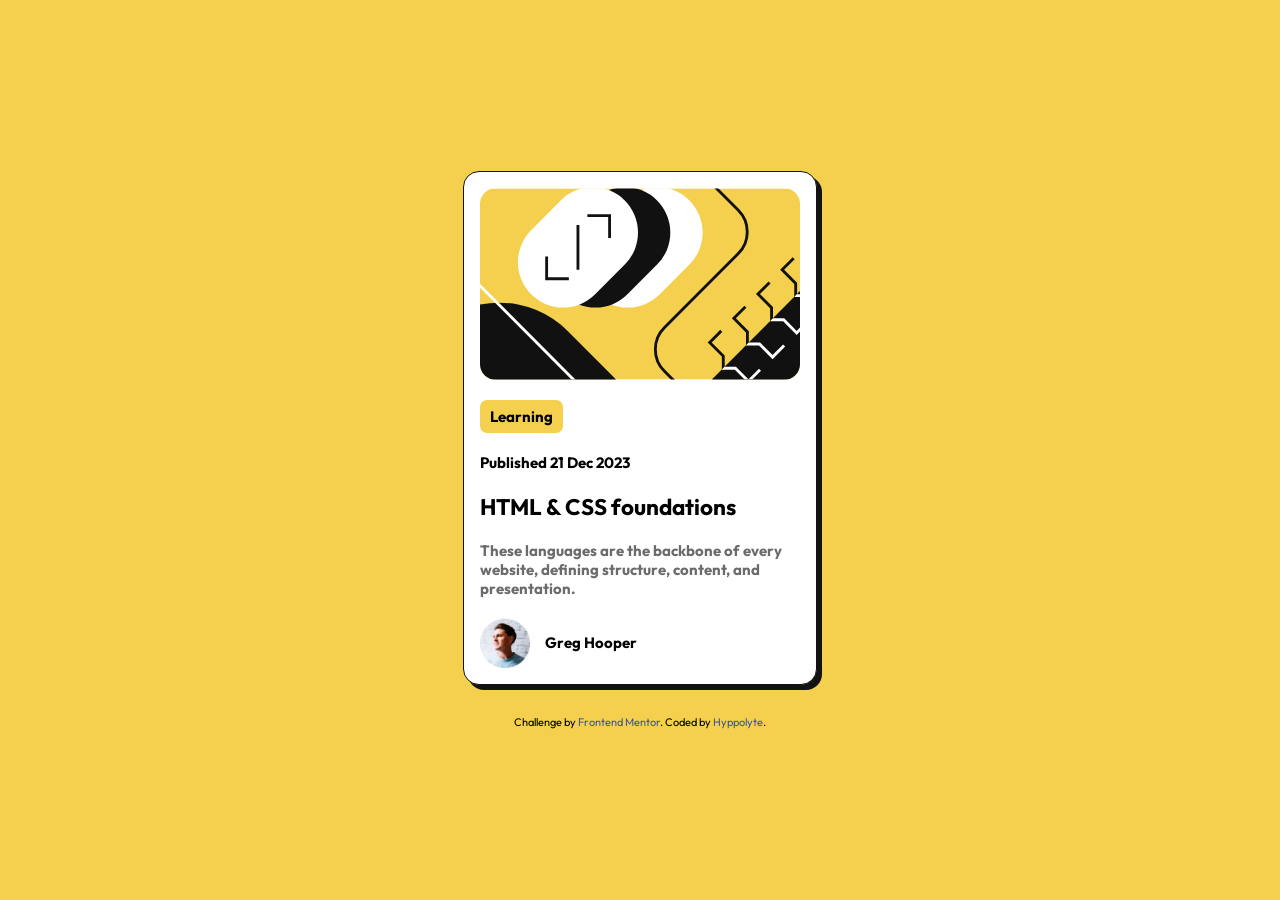
<file: blog-preview-card-main/index.html>
<!DOCTYPE html>
<html lang="en">
<head>
  <meta charset="UTF-8">
  <meta name="viewport" content="width=device-width, initial-scale=1.0"> <!-- displays site properly based on user's device -->

  <link rel="icon" type="image/png" sizes="32x32" href="./assets/images/favicon-32x32.png">
  <link rel="preconnect" href="https://fonts.googleapis.com">
  <link rel="preconnect" href="https://fonts.gstatic.com" crossorigin>
  <link href="https://fonts.googleapis.com/css2?family=Figtree:ital,wght@0,300..900;1,300..900&family=Outfit:wght@100..900&display=swap" rel="stylesheet">
  <link rel="stylesheet" href="style.css">
  
  <title>Frontend Mentor | Blog preview card</title>

  <!-- Feel free to remove these styles or customise in your own stylesheet 👍 -->
  
</head>
<body>
<main>
  <img src="./assets/images/illustration-article.svg" alt="image" class="asder">
  <span>Learning </span>

  <p>Published 21 Dec 2023</p>

  <h2>HTML & CSS foundations</h2>

  <p class="ret">These languages are the backbone of every website, defining structure, content, and presentation.
</p>
<div class="aria">
  <img src="./assets/images/image-avatar.webp" alt="images">
  <p>Greg Hooper</p>
</div>
  </main>
  <footer class="attribution">
    Challenge by <a href="https://www.frontendmentor.io?ref=challenge">Frontend Mentor</a>. 
    Coded by <a href="#">Hyppolyte</a>.
  </footer>
</body>
</html>
</file>
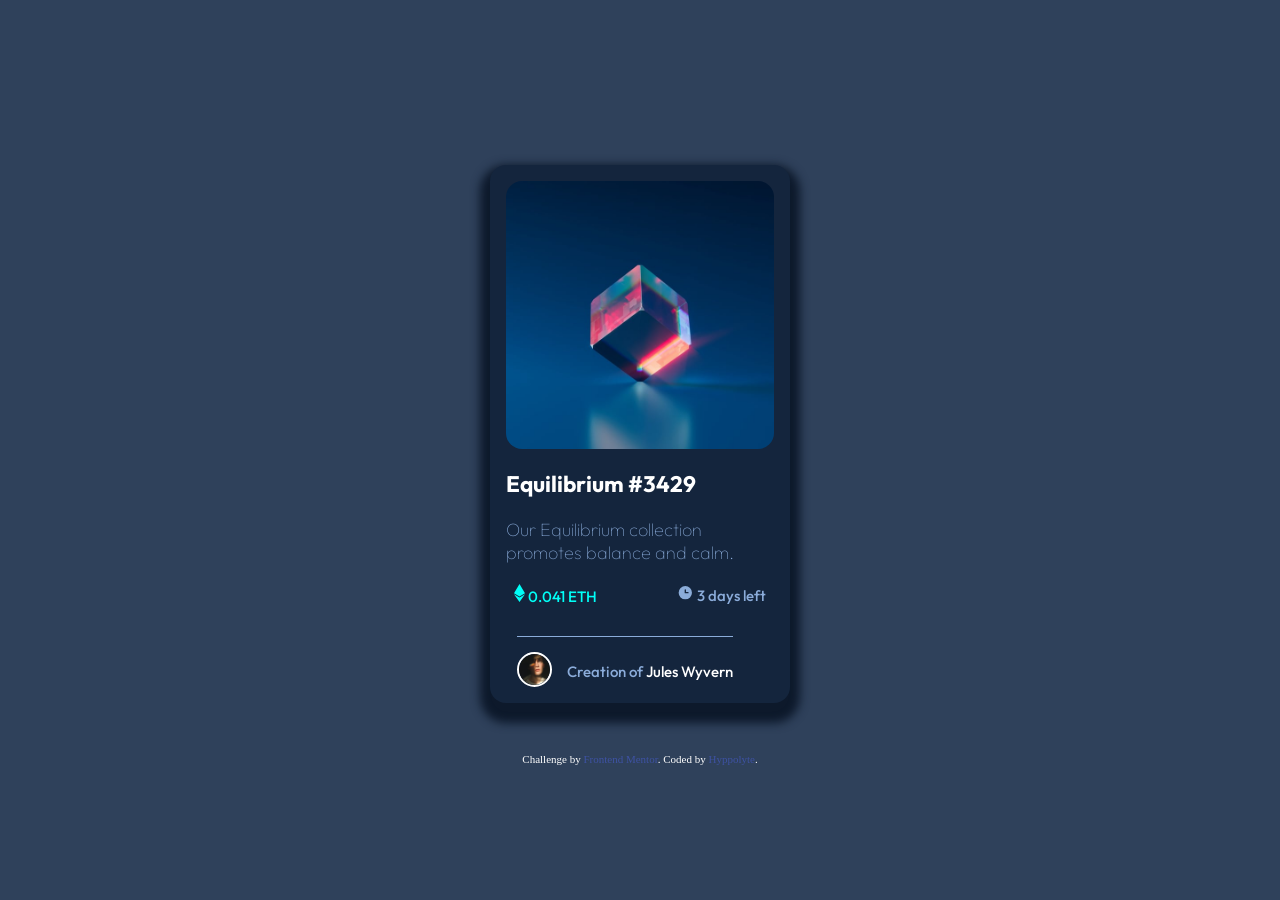
<file: nft-preview-card-component-main/index.html>
<!DOCTYPE html>
<html lang="en">
<head>
  <meta charset="UTF-8">
  <meta name="viewport" content="width=device-width, initial-scale=1.0"> <!-- displays site properly based on user's device -->

  <link rel="icon" type="image/png" sizes="32x32" href="./images/favicon-32x32.png">
  <link rel="preconnect" href="https://fonts.googleapis.com">
  <link rel="preconnect" href="https://fonts.gstatic.com" crossorigin>
  <link href="https://fonts.googleapis.com/css2?family=Outfit:wght@100..900&display=swap" rel="stylesheet">

  <link rel="stylesheet" href="style.css">
  
  <title>Frontend Mentor | NFT preview card component</title>

</head>
<body>
<main>
  <div class="tab1">

        <img src="./images/image-equilibrium.jpg" alt="Equilibrium">
        <h2>Equilibrium #3429</h2>

        <p>Our Equilibrium collection promotes balance and calm.</p>

  </div>
  <div class="tab2">
        <p class="element1"><img src="./images/icon-ethereum.svg" alt="icone">  0.041 ETH</p>
        <p class="element2"><img src="./images/icon-clock.svg" alt="icone"> 3 days left</p>
  </div>
  <div class="tab3">
        <img src="./images/image-avatar.png" alt="avatar">
        <p><span class="element1">Creation of</span> <span class="element2">Jules Wyvern</span></p>
  </div>
</main>
  <footer class="attribution">
        <p>Challenge by <a href="https://www.frontendmentor.io?ref=challenge">Frontend Mentor</a>. 
          Coded by <a href="#">Hyppolyte</a>.</p>
  </footer>
</body>
</html>
</file>
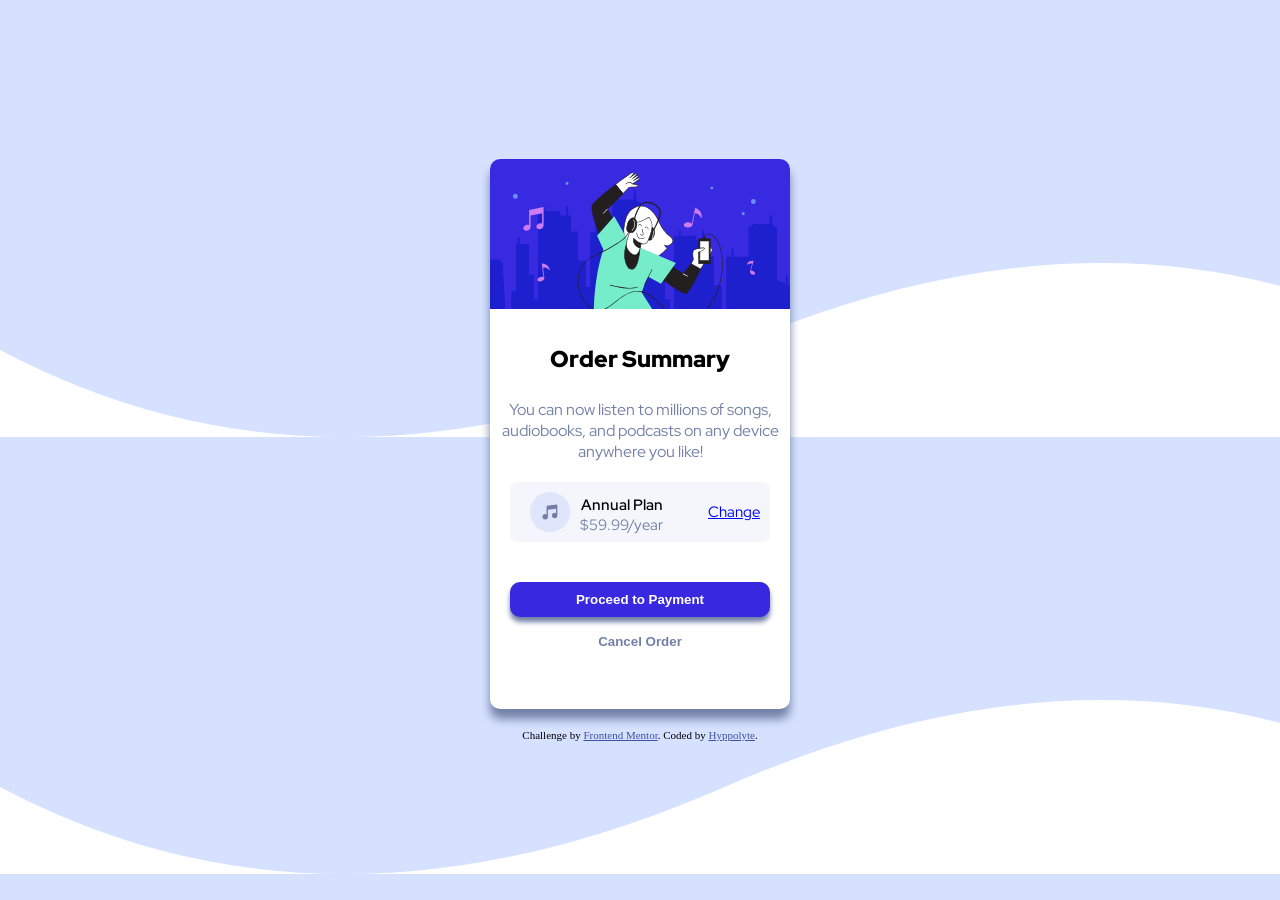
<file: order-summary-component-main/index.html>
<!DOCTYPE html>
<html lang="en">
<head>
  <meta charset="UTF-8">
  <meta name="viewport" content="width=device-width, initial-scale=1.0"> <!-- displays site properly based on user's device -->

  <link rel="icon" type="image/png" sizes="32x32" href="./images/favicon-32x32.png">
  <link rel="preconnect" href="https://fonts.googleapis.com">
  <link rel="preconnect" href="https://fonts.gstatic.com" crossorigin>
  <link href="https://fonts.googleapis.com/css2?family=Figtree:ital,wght@0,300..900;1,300..900&family=Fraunces:ital,opsz,wght@0,9..144,100..900;1,9..144,100..900&family=Inter:ital,opsz,wght@0,14..32,100..900;1,14..32,100..900&family=Montserrat:ital,wght@0,100..900;1,100..900&family=Outfit:wght@100..900&family=Red+Hat+Display:ital,wght@0,300..900;1,300..900&display=swap" rel="stylesheet">
  <link rel="stylesheet" href="style.css">
  
  <title>Frontend Mentor | Order summary card</title>

  <!-- Feel free to remove these styles or customise in your own stylesheet 👍 -->
  
</head>
<body>
<main>
  <section class="tab1">
    <img src="./images/illustration-hero.svg" alt="Photo">
    <h2 class="element1">Order Summary</h2>

    <p class="element2">You can now listen to millions of songs, audiobooks, and podcasts on any 
      device anywhere you like!</p>
  </section>
  <section class="tab2">
    <img src="./images/icon-music.svg" alt="icone">
    <div class="element0">
      <p class="element1">Annual Plan</p>
      <p class="element2">$59.99/year</p>
    </div>
    <a href="#">Change</a>
  </section>
  <section class="tab3">
    <button class="element1">Proceed to Payment</button>
    <button class="element2">Cancel Order</button>
  </section>
</main>
  <footer class="attribution">
    Challenge by <a href="https://www.frontendmentor.io?ref=challenge">Frontend Mentor</a>. 
    Coded by <a href="#">Hyppolyte</a>.
  </footer>
</body>
</html>
</file>
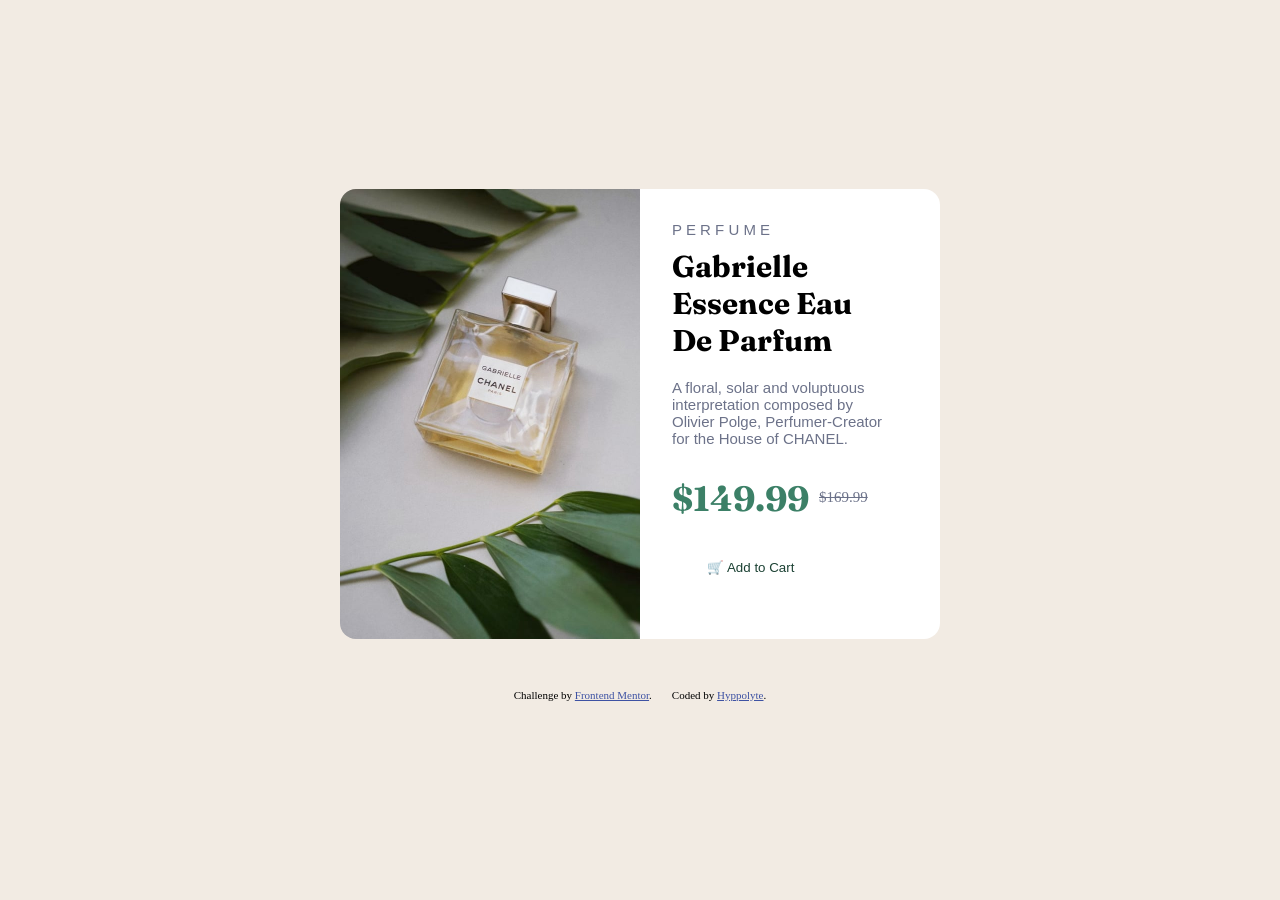
<file: product-preview-card-component-main/index.html>
<!DOCTYPE html>
<html lang="en">
<head>
  <meta charset="UTF-8">
  <meta name="viewport" content="width=device-width, initial-scale=1.0"> <!-- displays site properly based on user's device -->

  <link rel="icon" type="image/png" sizes="32x32" href="./images/favicon-32x32.png">
  <link rel="preconnect" href="https://fonts.googleapis.com">
  <link rel="preconnect" href="https://fonts.gstatic.com" crossorigin>
  <link href="https://fonts.googleapis.com/css2?family=Figtree:ital,wght@0,300..900;1,300..900&family=Fraunces:ital,opsz,wght@0,9..144,100..900;1,9..144,100..900&family=Outfit:wght@100..900&display=swap" rel="stylesheet">
  <link rel="stylesheet" href="style.css">
  <title>Frontend Mentor | Product preview card component</title>
  
</head>
<body>
<main>
    <picture>
  <source media="(max-width: 600px)" srcset="./images/image-product-mobile.jpg">
  <img src="./images/image-product-desktop.jpg" alt="Flacon de parfum Gabrielle Chanel">
</picture>
    <div class="product">
          <p class="product1">P E R F U M E</p>

      <h1>Gabrielle Essence Eau <br>De Parfum</h1>

        <p class="color">A floral, solar and voluptuous <br> interpretation composed by <br> Olivier Polge, 
            Perfumer-Creator <br> for the House of CHANEL.</p>
    <div class="products">
      <p class="product2"><strong>$149.99</strong></p>
      <p class="product3">$169.99</p>
    </div>
        <button>🛒 Add to Cart</button>
      </div>
      
  </main>
  <footer class="attribution">
    <p>Challenge by <a href="https://www.frontendmentor.io?ref=challenge">Frontend Mentor</a>.</p> 
    <p>Coded by <a href="#">Hyppolyte</a>.</p>
  </footer>
</body>
</html>
</file>
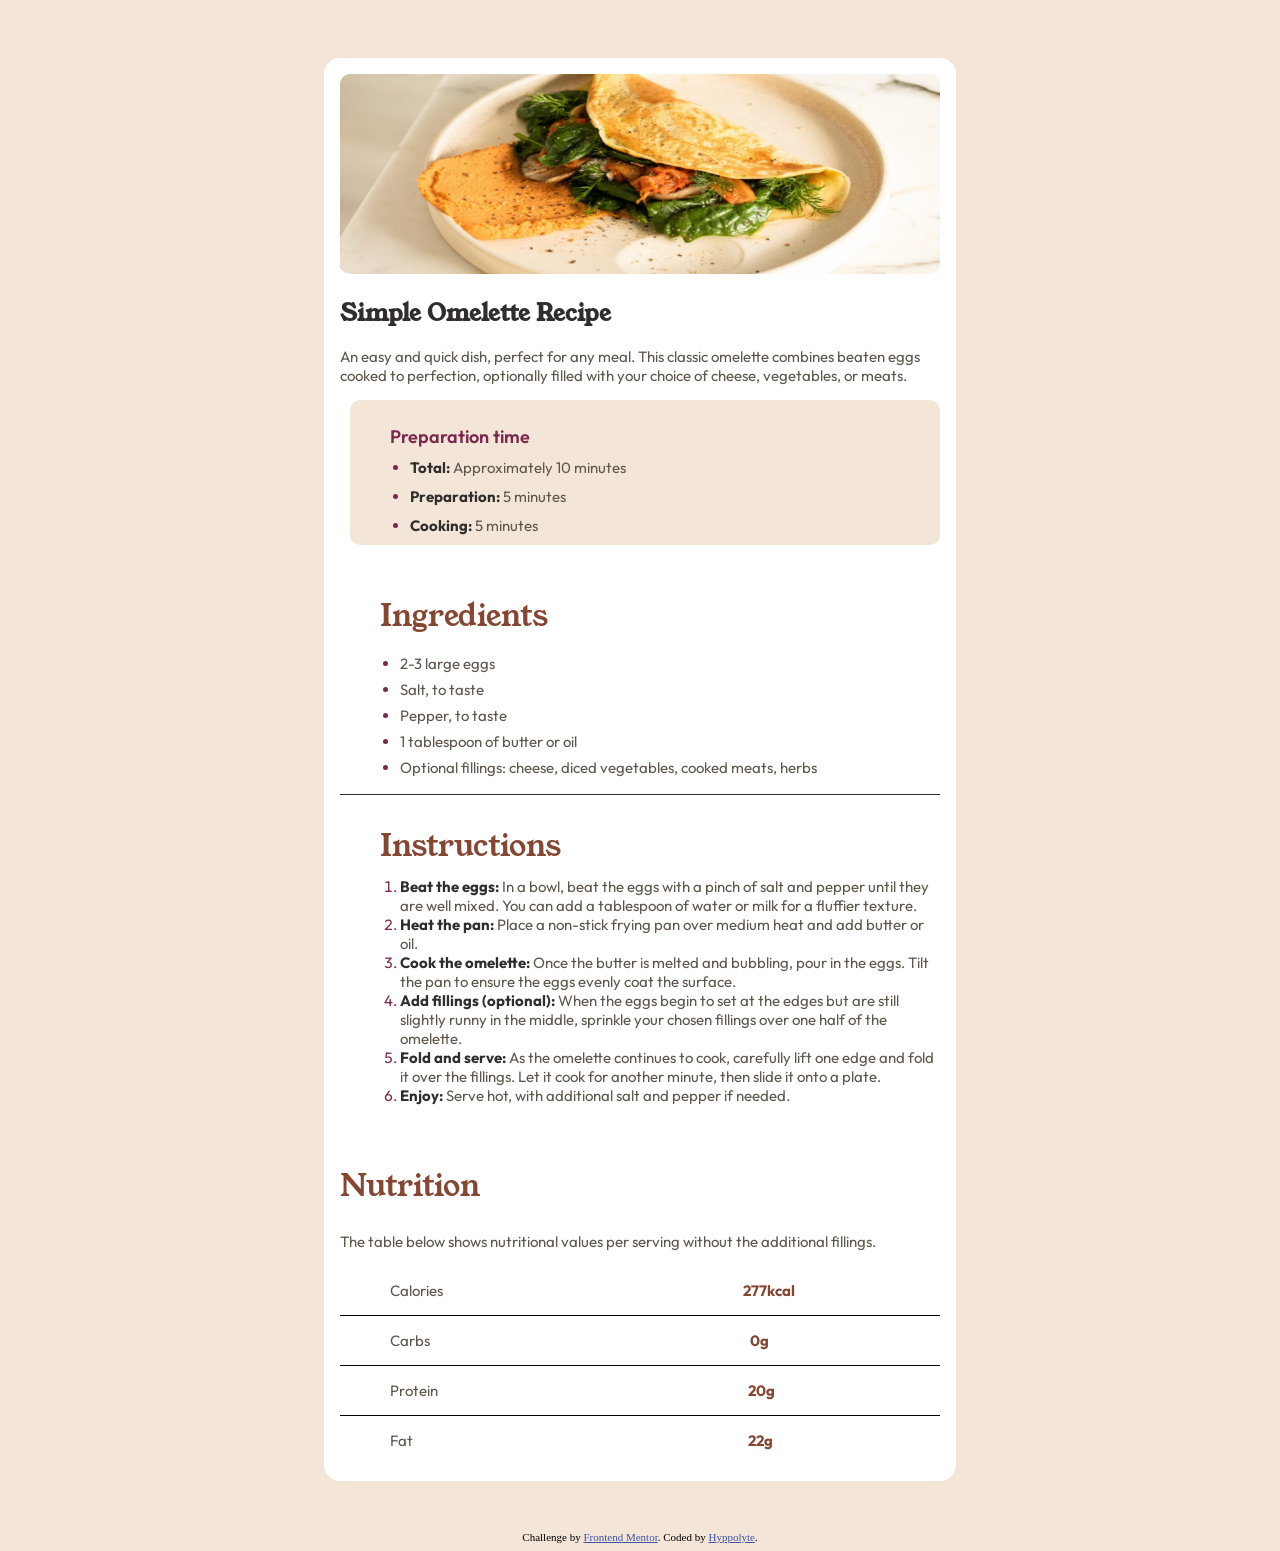
<file: recipe-page-main/index.html>
<!DOCTYPE html>
<html lang="en">
<head>
  <meta charset="UTF-8">
  <meta name="viewport" content="width=device-width, initial-scale=1.0"> <!-- displays site properly based on user's device -->

  <link rel="icon" type="image/png" sizes="32x32" href="./assets/images/favicon-32x32.png">
  <link rel="stylesheet" href="style.css">
  
  <title>Frontend Mentor | Recipe page</title>

  <!-- Feel free to remove these styles or customise in your own stylesheet 👍 -->
  
</head>
<body>
<main>
  <section class="tab1">
    <img src="./assets/images/image-omelette.jpeg" alt="produit">
    <h1>Simple Omelette Recipe</h1>

    <p>An easy and quick dish, perfect for any meal. This classic omelette combines beaten eggs cooked 
      to perfection, optionally filled with your choice of cheese, vegetables, or meats.
    </p>
 
  <ul><p>Preparation time</p>

  <li><b>Total:</b> Approximately 10 minutes</li>
  <li><b>Preparation:</b> 5 minutes</li>
  <li><b>Cooking:</b> 5 minutes</li>
</ul>
</section>
<section class="tab2">
<div class="element1">
    <ul><p>Ingredients</p>

      <li>2-3 large eggs</li>
      <li>Salt, to taste</li>
      <li>Pepper, to taste</li>
      <li>1 tablespoon of butter or oil</li>
      <li>Optional fillings: cheese, diced vegetables, cooked meats, herbs</li>
    </ul>
</div>
<div class="element2">
  <ol><p>Instructions</p>

  <li><b>Beat the eggs:</b> In a bowl, beat the eggs with a pinch of salt and pepper until they are well mixed. 
  You can add a tablespoon of water or milk for a fluffier texture.</li>

  <li><b>Heat the pan:</b> Place a non-stick frying pan over medium heat and add butter or oil.</li>

  <li><b>Cook the omelette:</b> Once the butter is melted and bubbling, pour in the eggs. Tilt the pan to ensure 
  the eggs evenly coat the surface.</li>

  <li><b>Add fillings (optional):</b> When the eggs begin to set at the edges but are still slightly runny in the 
  middle, sprinkle your chosen fillings over one half of the omelette.</li>

  <li><b>Fold and serve:</b> As the omelette continues to cook, carefully lift one edge and fold it over the 
  fillings. Let it cook for another minute, then slide it onto a plate.</li>

  <li><b>Enjoy:</b> Serve hot, with additional salt and pepper if needed.</li>
</ol>
</div>
</section>
<section class="tab3">
  <h2>Nutrition</h2>

  <p class="ange">The table below shows nutritional values per serving without the additional fillings.</p>
<div class="tableau">
  <p class="put">Calories</p>
  <p class="element">277kcal</p>
</div>
<div class="tableau">
  <p class="put">Carbs</p>
  <p class="element1">0g</p>
</div>
<div class="tableau">
  <p class="put">Protein</p>
  <p class="element2">20g</p>
</div>
<div class="tableauBord">
  <p class="put">Fat</p>
  <p class="element3">22g</p>
</div>
</section>
  </main>
  <footer class="attribution">
    Challenge by <a href="https://www.frontendmentor.io?ref=challenge">Frontend Mentor</a>. 
    Coded by <a href="#">Hyppolyte</a>.
  </footer>
</body>
</html>
</file>
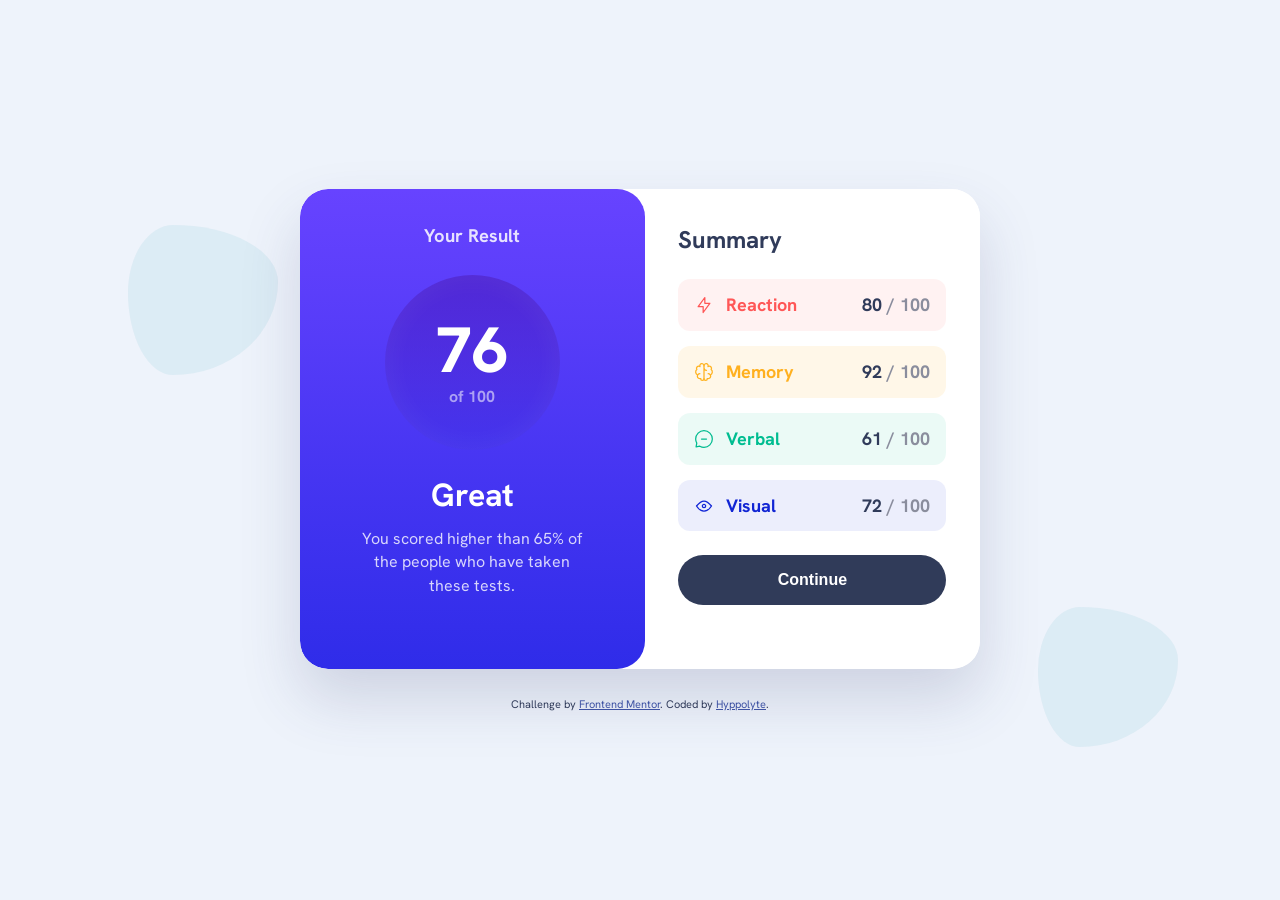
<file: results-summary-component-main/index.html>
<!DOCTYPE html>
<html lang="en">
  <head>
    <meta charset="UTF-8" />
    <meta name="viewport" content="width=device-width, initial-scale=1.0" />
    <link rel="icon" type="image/png" sizes="32x32" href="./assets/images/favicon-32x32.png" />
    <link rel="preconnect" href="https://fonts.googleapis.com" />
    <link rel="preconnect" href="https://fonts.gstatic.com" crossorigin />
    <link href="https://fonts.googleapis.com/css2?family=Hanken+Grotesk:wght@500;700;800&display=swap" rel="stylesheet" />
    <link rel="stylesheet" href="style.css" />
    <title>Frontend Mentor | Results summary component</title>
  </head>
  <body>
    <main class="card">
      <section class="partie1" aria-label="Résultat du test">
        <p class="result-label">Your Result</p>

        <div class="sac" aria-label="Score global 76 sur 100">
          <h1>76</h1>
          <p class="p">of 100</p>
        </div>

        <h2>Great</h2>
        <p class="result-copy">
          You scored higher than 65% of<br />
          the people who have taken<br />
          these tests.
        </p>
      </section>

      <section class="partie2" aria-label="Résumé des résultats">
        <h2>Summary</h2>

        <ul class="summary-list">
          <li class="tab1">
            <div class="category">
              <img src="./assets/images/icon-reaction.svg" alt="" aria-hidden="true" />
              <span>Reaction</span>
            </div>
            <span class="score"><strong>80</strong> / 100</span>
          </li>

          <li class="tab2">
            <div class="category">
              <img src="./assets/images/icon-memory.svg" alt="" aria-hidden="true" />
              <span>Memory</span>
            </div>
            <span class="score"><strong>92</strong> / 100</span>
          </li>

          <li class="tab3">
            <div class="category">
              <img src="./assets/images/icon-verbal.svg" alt="" aria-hidden="true" />
              <span>Verbal</span>
            </div>
            <span class="score"><strong>61</strong> / 100</span>
          </li>

          <li class="tab4">
            <div class="category">
              <img src="./assets/images/icon-visual.svg" alt="" aria-hidden="true" />
              <span>Visual</span>
            </div>
            <span class="score"><strong>72</strong> / 100</span>
          </li>
        </ul>

        <button type="button">Continue</button>
      </section>
    </main>

    <footer class="attribution">
      Challenge by <a href="https://www.frontendmentor.io?ref=challenge">Frontend Mentor</a>.
      Coded by <a href="#">Hyppolyte</a>.
    </footer>
  </body>
</html>
</file>
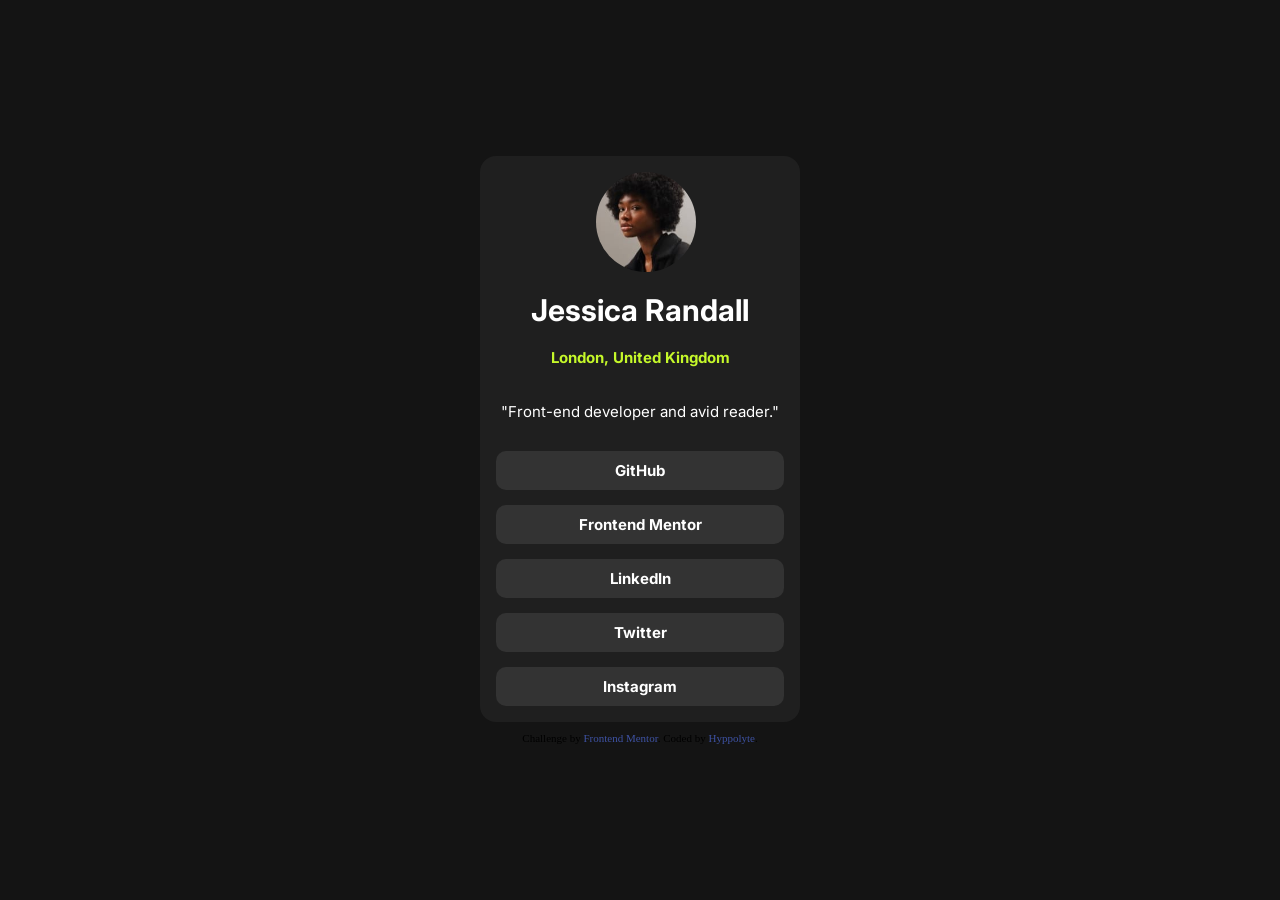
<file: social-links-profile-main/index.html>
<!DOCTYPE html>
<html lang="en">
<head>
  <meta charset="UTF-8">
  <meta name="viewport" content="width=device-width, initial-scale=1.0"> <!-- displays site properly based on user's device -->

  <link rel="icon" type="image/png" sizes="32x32" href="./assets/images/favicon-32x32.png">
  <link rel="preconnect" href="https://fonts.googleapis.com">
  <link rel="preconnect" href="https://fonts.gstatic.com" crossorigin>
  <link href="https://fonts.googleapis.com/css2?family=Figtree:ital,wght@0,300..900;1,300..900&family=Fraunces:ital,opsz,wght@0,9..144,100..900;1,9..144,100..900&family=Inter:ital,opsz,wght@0,14..32,100..900;1,14..32,100..900&family=Montserrat:ital,wght@0,100..900;1,100..900&family=Outfit:wght@100..900&display=swap" rel="stylesheet">
  <link rel="stylesheet" href="style.css">
  <title>Frontend Mentor | Social links profile</title>

  <!-- Feel free to remove these styles or customise in your own stylesheet 👍 -->
  
</head>
<body>
<main>
  <img src="./assets/images/avatar-jessica.jpeg" alt="profil" height="100px" width="100px">
  <h1>Jessica Randall</h1>
    <p class="partie1">London, United Kingdom</p>
    <p class="partie2">"Front-end developer and avid reader."</p>
  <ul>
      <li><a href="https://github.com/" target="_blank">GitHub</a></li>
      <li><a href="https://www.frontendmentor.io/" target="_blank">Frontend Mentor</a></li>
      <li><a href="https://www.linkedin.com/feed/" target="_blank">LinkedIn</a></li>
      <li><a href="https://x.com/?lang=fr" target="_blank">Twitter</a></li>
      <li><a href="https://www.instagram.com/?hl=fr" target="_blank">Instagram</a></li>
  </ul>
</main>
  <footer class="attribution">
    Challenge by <a href="https://www.frontendmentor.io?ref=challenge">Frontend Mentor</a>. 
    Coded by <a href="#">Hyppolyte</a>.
  </footer>
</body>
</html>
</file>
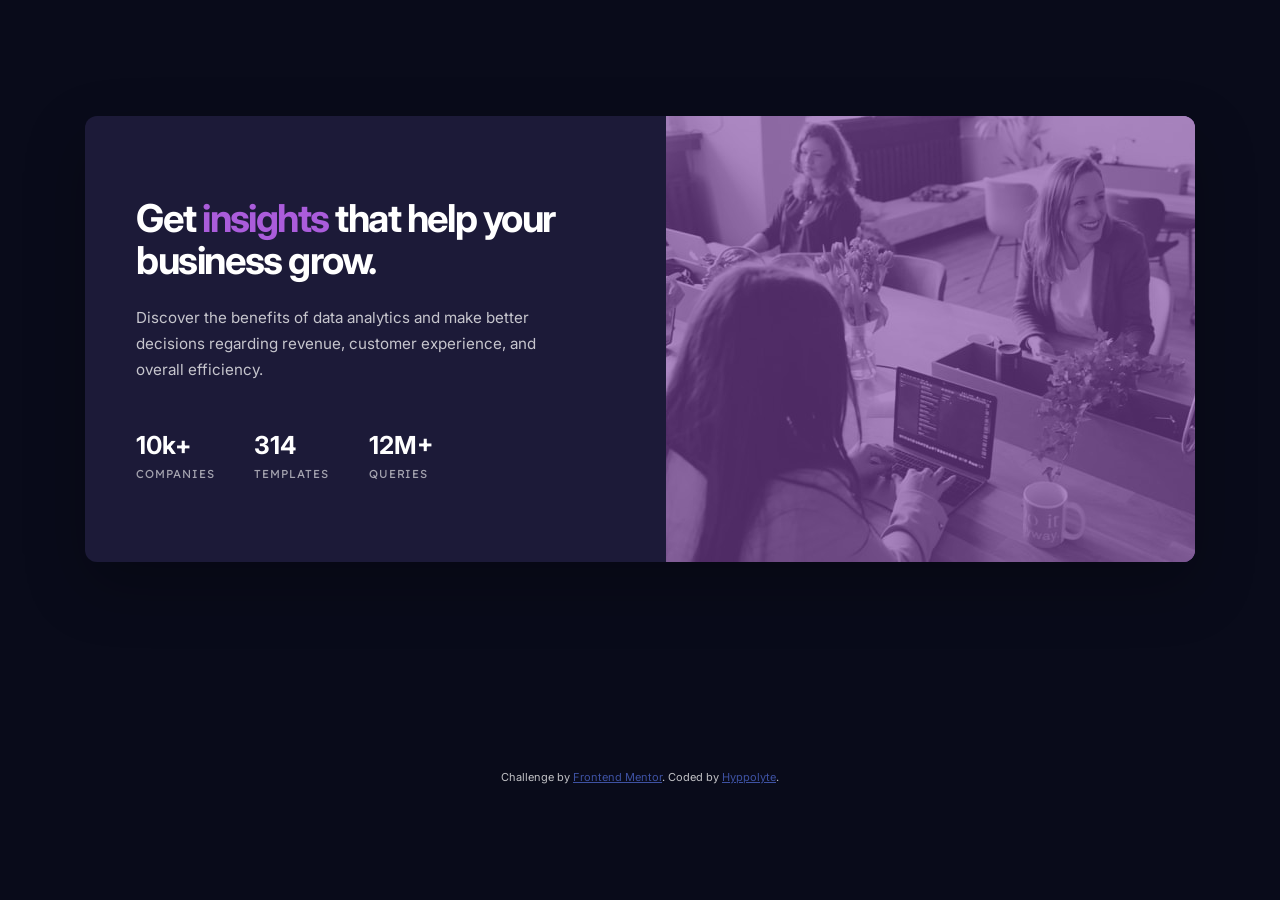
<file: stats-preview-card-component-main/index.html>
<!DOCTYPE html>
<html lang="en">
  <head>
    <meta charset="UTF-8" />
    <meta name="viewport" content="width=device-width, initial-scale=1.0" />
    <link rel="icon" type="image/png" sizes="32x32" href="./images/favicon-32x32.png" />
    <link rel="preconnect" href="https://fonts.googleapis.com" />
    <link rel="preconnect" href="https://fonts.gstatic.com" crossorigin />
    <link
      href="https://fonts.googleapis.com/css2?family=Inter:wght@400;700;800&family=Lexend+Deca:wght@400&display=swap"
      rel="stylesheet"
    />
    <link rel="stylesheet" href="style.css" />
    <title>Frontend Mentor | Stats preview card component</title>
  </head>
  <body>
    <main class="card">
      <section class="card__content">
        <div class="card__text">
          <h1>Get <span>insights</span> that help your business grow.</h1>
          <p>
            Discover the benefits of data analytics and make better decisions regarding
            revenue, customer experience, and overall efficiency.
          </p>
        </div>

        <ul class="stats" aria-label="Business statistics">
          <li class="stat">
            <strong>10k+</strong>
            <span>companies</span>
          </li>
          <li class="stat">
            <strong>314</strong>
            <span>templates</span>
          </li>
          <li class="stat">
            <strong>12M+</strong>
            <span>queries</span>
          </li>
        </ul>
      </section>

      <div class="card__media" aria-label="Business team working in an office">
        <picture>
          <source media="(max-width: 700px)" srcset="./images/image-header-mobile.jpg" />
          <img src="./images/image-header-desktop.jpg" alt="People working together in an office" />
        </picture>
      </div>
    </main>

    <footer class="attribution">
      Challenge by <a href="https://www.frontendmentor.io?ref=challenge">Frontend Mentor</a>.
      Coded by <a href="https://github.com/hyppolytedjossou22">Hyppolyte</a>.
    </footer>
  </body>
</html>
</file>
<file: blog-preview-card-main/style.css>
:root{
    --Yellow: hsl(47, 88%, 63%);

    --White: hsl(0, 0%, 100%);

    --Gray-500: hsl(0, 0%, 42%);
    --Gray-950: hsl(0, 0%, 7%);
}
*{
    margin: 0;
    padding: 0;
    box-sizing: content-box;
}
body{
    text-align: center;
    font-family: "Outfit", sans-serif;
    min-height: 100vh;
    display: flex;
    justify-content: center;
    align-items: center;
    flex-direction: column;
    background-color: var(--Yellow);
    font-size: 15px;
}
main{
    font-family: "Outfit", sans-serif;
    display: flex;
    flex-direction: column;
    justify-content: center;
    align-items: right;
    background-color: var(--White);
    width: 320px;
    padding: 1rem;
    border: 1px solid var(--Gray-950);
    border-radius: 16px;
    gap: 20px;
    font-weight: 700;
    box-shadow: 5px 5px 0px 0px var(--Gray-950);
}
.ret{
    color: var(--Gray-500);
}
main, img{
    border-radius: 16px;
}
h2:hover{
    color: var(--Yellow);
}
h2, p{
    text-align: left;
}
span{
    text-align: left;
    background-color: var(--Yellow);
    padding: 7px;
    padding-left: 10px;
    padding-right: 10px;
    border-radius: 7px;
    display: block;
    width: fit-content;
    align-self: flex-start;
}
.aria{
    display: flex;
    flex-direction: row;
    gap: 15px;
}
.aria p{
    margin-top: 15px;
}
.aria img{
    height: 50px;
    width: 50px;
}
.attribution { 
    font-size: 0.6875rem; 
    text-align: center; 
    margin-top: 30px;
}
.attribution a { 
    color: hsl(228, 45%, 44%); 
    text-decoration: none;
}

@media screen and (max-width: 768px){
    main{
        width: 200px;
    }
}
</file>
<file: nft-preview-card-component-main/style.css>
*{
    margin: 0;
    padding: 0;
    box-sizing: border-box;
}
:root{
    --Blue-500: hsl(215, 51%, 70%);
    --Cyan-400: hsl(178, 100%, 50%);
    --Blue-950 : hsl(217, 54%, 11%);
    --Blue-900 : hsl(216, 50%, 16%);
    --Blue-800 : hsl(215, 32%, 27%);
    --White: hsl(0, 0%, 100%);
}
body{
    text-align: center;
    min-height: 100vh;
    display: flex;
    justify-content: center;
    align-items: center;
    flex-direction: column;
    background-color: var(--Blue-800);
    font-size: 15px;
}
main{
    display: flex;
    flex-direction: column;
    justify-content: center;
    font-family: "Outfit", sans-serif;
    align-items: center;
    background-color: var(--Blue-900);
    width: 300px;
    padding: 1rem;
    border-radius: 16px;
    gap: 20px;
    font-weight: 500;
    text-align: left;
    margin-top: 50px;
    box-shadow: 0px 10px 10px 10px var(--Blue-950);
}

.tab1 img{
    object-fit: cover;
    object-fit: center;
    display: block;
    width: 100%;
    border-radius: 16px;
}
.tab1 h2, .tab1 p{
    margin-top: 20px;
}
.tab1 h2{
    color: var(--White);
}
.tab1 p{
    font-weight: 100;
    color: var(--Blue-500);
    font-size: 18px;
}
.tab2 {
    display: flex;
    flex-direction: row;
    gap: 80px;
}
.tab2 .element1{
    color: var(--Cyan-400);
    margin-bottom: 0px;
}
.tab2 .element2{
    color: var(--Blue-500);
    margin-bottom: 0px;
}
.tab3{
    display: flex;
    flex-direction: row;
    gap: 15px;
    border-top: 1px solid var(--Blue-500);
    padding-top: 15px;
    margin-top: 10px;
    text-align: left;
    margin-right: 30px;
}
.tab3 img{
    height: 35px;
    width: 35px;
    border: 2px solid var(--White);
    border-radius: 20px;
    text-align: left;
}
.tab3 p{
    margin-top:10px;
}
.tab3 .element1{
    color: var(--Blue-500);
}
.tab3 .element2{
    color: var(--White);
}
.attribution { 
    font-size: 0.6875rem; 
    text-align: center;
    margin-top: 50px; 
    margin-bottom: 20px;
    color: var(--White);
}
.attribution a { 
    color: hsl(228, 45%, 44%); 
    text-decoration: none;
}
@media (max-width: 700px) {
    main{
        width: 250px;
    }
    .tab2{
        display: flex;
        flex-direction: row;
        gap: 20px
    }
}
</file>
<file: order-summary-component-main/style.css>
*{
    margin: 0;
    padding: 0;
    box-sizing: border-box;
}

:root{
--Blue-100: hsl(225, 100%, 94%);
--Blue-700: hsl(245, 75%, 52%);
--Blue-50: hsl(225, 100%, 98%);
--Gray-600: hsl(224, 23%, 55%);
--Blue-950: hsl(223, 47%, 23%);
}

body{
    text-align: center; 
    min-height: 100vh;
    display: flex;
    justify-content: center;
    align-items: center;
    flex-direction:column;
    background-image: url(./images/pattern-background-desktop.svg);
    font-size: 15px;
}

main{
    font-family: "Red Hat Display", sans-serif;
    display: flex;
    flex-direction: column;
    width: 300px;
    border-radius: 10px;
    height: 550px;
    background-color: white;
    box-shadow: 0px 10px 10px 0px var(--Gray-600);
}
.tab1 img{
    height: 150px;
    width: 300px;
    border-top-left-radius: 10px;
    border-top-right-radius: 10px;
}
.tab1 .element1{
    font-weight: 900;
    margin-top: 30px;
}
.tab1 .element2{
    text-align: center;
    color: var(--Gray-600);
    margin-bottom: 0%;
    margin-top: 25px;
    font-size: 16px;
}
.tab2{
    display: flex;
    flex-direction: row;
    margin: 20px;
    padding-right: 20px;
    padding-left: 20px;
    background-color: hsl(223, 47%, 97%);
    border-radius: 7px;
}
.tab2 .element1{
    margin-bottom: 0px;
    font-weight: 600;
}
.tab2 .element0{
    margin-left: 10px;
}
.tab2 .element2{
    margin-top: 0%;
    color: var(--Gray-600);
}
.tab2 a{
    margin-top: 20px;
    margin-left: 45px;
    color: blue;
    &:active{
        text-decoration: none;
        color: var(--Gray-600);
    }
}
.tab2 img{
    margin-top: 10px;
    margin-bottom: 10px;
    height: 40px;
    width: 40px;
}
.tab3{
    display: flex;
    flex-direction: column;
    gap: 10px;
}

.element0{
    margin-top: 13px;
}
.tab3 .element1{
    margin-top: 20px;
    margin-left: 20px;
    margin-right: 20px;
    margin-bottom: 7px;
    padding-top: 10px;
    padding-bottom: 10px;
    padding-left: 20px;
    padding-right: 20px;
    background-color: var(--Blue-700);
    border: none;
    border-radius: 10px;
    color: white;
    box-shadow: 0px 5px 5px 0px var(--Gray-600);
    font-weight: 600;
    &:active{
        background-color: rgb(167, 167, 248);
    }
}
.tab3 .element2{
    border: none;
    background: none;
    margin-bottom: 40px;
    margin-top: 0px;
    color: var(--Gray-600);
    font-weight: 900;
    &:active{
        color: var(--Blue-950);
    }
}
.attribution { 
    font-size: 0.6875rem; 
    text-align: center; 
    margin-top: 20px;
}
.attribution a { 
    color: hsl(228, 45%, 44%);
 }
@media (max-width: 375px)  {
    main{
        width: 250px;
    }
    .tab1 img{
        width: 250px;
    }
    .tab2{
        margin-left: 10px;
    }
    .tab2 a{
        margin-left: 15px;
    }
    .tab2 img{
        margin-left: 0px;
    }
    .element0 {
        margin-left: 0%;
    }
}
</file>
<file: product-preview-card-component-main/style.css>
:root{
    --Black:  hsl(212, 21%, 14%);
    --Grey: hsl(228, 12%, 48%);
    --Cream: hsl(30, 38%, 92%);
    --White: hsl(0, 0%, 100%);
    --Green-500: hsl(158, 36%, 37%);
    --Gree-700: hsl(158, 42%, 18%);
}

*{
 margin: 0;
 padding: 0;
 box-sizing: border-box;
}

body{
    text-align: center; 
    min-height: 100vh;
    display: flex;
    justify-content: center;
    align-items: center;
    flex-direction:column;
    background-color: var(--Cream);
    font-size: 15px;
}

main{
    display: flex;
    flex-direction: row;
    width: 600px;
    border-radius: 16px;
    overflow: hidden;            /* Pour arrondit les coins de l'image */
    background-color: transparent;
}

img{
    height: 450px;
    width: 300px;
    object-fit: cover;
    display: block;
}

.product{
    width: 300px;                /* Pour avoir les même largeur que l'image */
    padding: 2rem;
    text-align: left;
    background-color: var(--White);  /* Pour avoir un fond blanc seulement au côté du texte */
}

.product1{
    padding-top: 0px;
    color: var(--Grey);
    font-family: "Montserrat", sans-serif;
}

h1{
    font-family: "Fraunces", serif;
}

p, button{
    padding-bottom: 10px;
    padding-top: 20px;
}

button{
    background-color: var(--White);
    color:  var(--Gree-700);
    padding: 0px;
    padding-left: 35px;
    padding-right: 35px;
    padding-top: 10px;
    padding-bottom: 10px;
    border: var(--Gree-700);
    border-radius: 7px;
    margin-top: 20px;
    font-family: "Montserrat", sans-serif;
    &:active{
        background-color: var(--Gree-700);
        color: var(--White);
    }
}

.products{
    display: flex;
    flex-direction: row;
    gap: 10px;
    
}

.product2{
    font-size: 35px ;
    font-style: var(--Black) ;
    color: var(--Green-500);
    font-family: "Fraunces", serif;
}

.product3{
    margin-top: 12px;
    text-decoration:line-through;
    color: var(--Grey);
}

.color{
    color: var(--Grey);
    font-family: "Montserrat", sans-serif;
}

footer{
    margin-top: 30px;
    display: flex;
    flex-direction: row;
    gap: 20px;
}

.attribution {
    font-size: 0.6875rem; 
    text-align: center; 
}

.attribution a {
   color: hsl(228, 45%, 44%); 
} 

@media (max-width: 600px) {
  body {
    padding: 24px;
  }

  main {
    flex-direction: column;
    width: 100%;
    max-width: 327px;
    height: auto;
    border-radius: 10px;
    overflow: hidden;
  }

  main img {
    width: 100%;
    height: 240px;
    object-fit: cover;
    display: block;
  }

  .product {
    padding: 24px;
    width: 100%;
    box-sizing: border-box;
  }

  .product1 {
    font-size: 12px;
    letter-spacing: 0.3em;
  }

  h1 {
    font-size: 32px;
    line-height: 1.1;
    margin: 16px 0;
  }

  .color {
    font-size: 14px;
    line-height: 1.6;
  }

  /* Les <br> forcent des retours à la ligne pensés pour desktop */
  .product br,
  h1 br {
    display: none;
  }

  .products {
    display: flex;
    align-items: center;
    gap: 16px;
    margin: 24px 0;
  }

  .product2 {
    font-size: 32px;
    margin: 0;
  }

  .product3 {
    font-size: 13px;
    margin: 0;
    text-decoration: line-through;
  }

  button {
    width: 100%;
    padding: 14px;
  }

  .attribution {
    margin-top: 24px;
  }
}
</file>
<file: recipe-page-main/style.css>
:root{
    --White: hsl(0, 0%, 100%);
    --Stone-100: hsl(30, 54%, 90%);
    --Stone-150: hsl(30, 18%, 87%);
    --Stone-600: hsl(30, 10%, 34%);
    --Stone-900: hsl(24, 5%, 18%);
    --Brown-800: hsl(14, 45%, 36%);
    --Rose-800: hsl(332, 51%, 32%);
    --Rose-50: hsl(330, 100%, 98%);
}

@font-face{
    font-family: 'MaPolice';
    src: url(./assets/fonts/outfit/Outfit-VariableFont_wght.ttf);
}
@font-face {
    font-family: 'Police';
    src: url(./assets/fonts/young-serif/YoungSerif-Regular.ttf);
}
body{
    text-align: left;
    min-height: 100vh;
    display: flex;
    justify-content: center;
    align-items: center;
    flex-direction: column;
    background-color: var(--Stone-100);
    font-size: 15px;
    
}
main{
    display: flex;
    flex-direction: column;
    justify-content: center;
    align-items: right;
    background-color: var(--White);
    width: 600px;
    padding: 1rem;
    border-radius: 16px;
    gap: 20px;
    font-family: 'MaPolice', sans-serif;
    color: var(--Stone-600);
    margin-top: 50px;
}
img{
    border-radius: 10px;
    height: 200px;
    width: 600px;
}
.tab1 h1{
    color: var(--Stone-900);
    font-family: 'Police', sans-serif;
}
.tab1 p{
    color: var(--Stone-900);
    font-family: 'MaPolice', sans-serif;
    color: var(--Stone-600);
}
.tab1 ul{
    background-color: var(--Stone-100);
    padding-bottom: 10px;
    padding-top: 7px;
    border-radius: 10px; 
    display: flex;
    flex-direction: column;
    gap: 10px;
    margin-left: 10px;
    margin-bottom: 0%;
}
b{
    color: var(--Stone-900);
}
li::marker{
    color: var(--Rose-800);
}
.tab1 li{
    margin-left: 20px;
}
.tab1 ul p{
    color: var(--Rose-800);
    text-align: left;
    font-weight: 600;
    font-size: 18px;
    margin-bottom: 0%;
}

.tab2 .element1 ul{
    border-bottom: 1px solid var(--Stone-900);
    padding-bottom: 17px;
}
.tab2 .element2 b, .tab1 ul b{
    color: var(-);
}
.tab2 p{
    color: var(--Brown-800);
    text-align: left;
    font-weight: 600;
}
.tab2 ul{
    display: flex;
    flex-direction: column;
    gap: 7px;
    margin-bottom: 30px;
    margin-top: 0%;
}
.tab2 p{
    font-size: 30px;
    margin-bottom: 10px;
    font-family: 'Police', sans-serif;
    font-weight: 550;
}
.element1 li{
    margin-left: 20px;
}
.element2 li{
    margin-left: 20px;
}
.tableau{
    border-bottom: 0.4px solid black;    
}
.tableauBord, .tableau{
    display: flex;
    flex-direction: row;
    gap: 300px;
}
.tab3 .element1{
    margin-left: 20px;
}
.tab3 .element2{
    margin-left: 10px;
}
.tab3 .element3{
    margin-left: 35px;
}
.tab3 .element1, .tab3 .element2, .tab3 .element3, .element{
    color: var(--Brown-800);
    font-weight: 700;
    font-family: 'MaPolice', sans-serif;
}
.tab3 h2{
    color: var(--Brown-800);
    font-weight: 550;
    font-size: 30px;
    font-family: 'Police', sans-serif;
}
.put{
    margin-left: 50px;
    font-family: 'MaPolice', sans-serif;
}
.attribution { 
    font-size: 0.6875rem; 
    text-align: center; 
    margin-top: 50px;
}
.attribution a { 
    color: hsl(228, 45%, 44%);
}
@media (max-width: 375px){
    main{
        width: 250px;
        text-align: left;
    }
    img{
        width: 250px;
    }
    .tableau, .tableauBord{
        gap: 50px;
    }
}
</file>
<file: results-summary-component-main/style.css>
﻿:root {
  --Lightred: hsl(0, 100%, 67%);
  --Orangeyyellow: hsl(39, 100%, 56%);
  --Greenteal: hsl(166, 100%, 37%);
  --Cobaltblue: hsl(234, 85%, 45%);
  --Lightslateblue: hsl(252, 100%, 67%);
  --Lightroyalblue: hsl(241, 81%, 54%);
  --Violetblue: hsla(256, 72%, 46%, 1);
  --Persianblue: hsla(241, 72%, 46%, 0);
  --White: hsl(0, 0%, 100%);
  --Paleblue: hsl(221, 100%, 96%);
  --Lightlavender: hsl(241, 100%, 89%);
  --Darkgrayblue: hsl(224, 30%, 27%);
  --shadow: rgba(62, 64, 116, 0.18);
}

* {
  box-sizing: border-box;
  margin: 0;
  padding: 0;
}

body {
  min-height: 100vh;
  display: flex;
  flex-direction: column;
  justify-content: center;
  align-items: center;
  background: #eef3fb;
  font-family: "Hanken Grotesk", sans-serif;
  font-size: 18px;
  color: var(--Darkgrayblue);
  position: relative;
  overflow: hidden;
}

body::before,
body::after {
  content: "";
  position: absolute;
  border-radius: 50%;
  opacity: 0.7;
  z-index: 0;
}

body::before {
  width: 150px;
  height: 150px;
  left: 10%;
  top: 25%;
  background: rgba(94, 182, 197, 0.18);
  border-radius: 30% 70% 70% 30% / 45% 38% 62% 55%;
}

body::after {
  width: 140px;
  height: 140px;
  right: 8%;
  bottom: 17%;
  background: rgba(94, 182, 197, 0.18);
  border-radius: 30% 70% 70% 30% / 45% 38% 62% 55%;
}

.card {
  position: relative;
  z-index: 1;
  display: flex;
  width: min(100%, 680px);
  min-height: 480px;
  background: var(--White);
  border-radius: 28px;
  box-shadow: 0 30px 60px var(--shadow);
  overflow: hidden;
}

.partie1,
.partie2 {
  flex: 1;
}

.partie1 {
  background: linear-gradient(180deg, #6743ff 0%, #2f2ce9 100%);
  color: var(--White);
  padding: 2.2rem 2.4rem 2.4rem;
  text-align: center;
  border-radius: 28px 28px 28px 28px;
}

.result-label {
  font-size: 1.15rem;
  font-weight: 700;
  color: rgba(255, 255, 255, 0.85);
  margin-bottom: 1.7rem;
}

.sac {
  width: 175px;
  height: 175px;
  margin: 0 auto 1.5rem;
  border-radius: 50%;
  background: linear-gradient(180deg, rgba(77, 34, 204, 0.8), rgba(35, 33, 202, 0.15));
  display: flex;
  flex-direction: column;
  justify-content: center;
  align-items: center;
  box-shadow: inset 0 0 30px rgba(255, 255, 255, 0.06);
}

.sac h1 {
  font-size: 4rem;
  line-height: 1;
  font-weight: 800;
}

.sac .p {
  font-size: 1rem;
  font-weight: 700;
  color: rgba(255, 255, 255, 0.55);
  margin-top: 0.2rem;
}

.partie1 h2 {
  font-size: 2rem;
  margin-bottom: 0.7rem;
}

.result-copy {
  color: rgba(255, 255, 255, 0.8);
  font-size: 1rem;
  line-height: 1.45;
}

.partie2 {
  background: var(--White);
  padding: 2.2rem 2.1rem 2rem;
  border-radius: 0 28px 28px 0;
}

.partie2 h2 {
  font-size: 1.5rem;
  margin-bottom: 1.5rem;
}

.summary-list {
  list-style: none;
  display: flex;
  flex-direction: column;
  gap: 0.95rem;
}

.summary-list li {
  display: flex;
  align-items: center;
  justify-content: space-between;
  padding: 0.9rem 1rem;
  border-radius: 12px;
  font-weight: 700;
}

.category {
  display: flex;
  align-items: center;
  gap: 0.7rem;
}

.category img {
  width: 20px;
  height: 20px;
}

.score {
  color: #8a8d9d;
  font-weight: 700;
}

.score strong {
  color: var(--Darkgrayblue);
}

.tab1 {
  background: hsla(0, 100%, 67%, 0.08);
  color: hsl(0, 100%, 67%);
}

.tab2 {
  background: hsla(39, 100%, 56%, 0.1);
  color: hsl(39, 100%, 56%);
}

.tab3 {
  background: hsla(166, 100%, 37%, 0.08);
  color: hsl(166, 100%, 37%);
}

.tab4 {
  background: hsla(234, 85%, 45%, 0.08);
  color: hsl(234, 85%, 45%);
}

button {
  width: 100%;
  margin-top: 1.5rem;
  border: none;
  border-radius: 999px;
  padding: 1rem 1.2rem;
  background: #303b59;
  color: var(--White);
  font-size: 1rem;
  font-weight: 700;
  cursor: pointer;
  transition: background 0.2s ease, transform 0.2s ease;
}

button:hover {
  background: #1f273f;
  transform: translateY(-1px);
}

button:focus-visible {
  outline: 3px solid #aac7ff;
  outline-offset: 2px;
}

.attribution {
  position: relative;
  z-index: 1;
  font-size: 0.6875rem;
  text-align: center;
  margin-top: 1.8rem;
}

.attribution a {
  color: hsl(228, 45%, 44%);
}

@media (max-width: 640px) {
  body {
    padding: 1.2rem;
  }

  .card {
    flex-direction: column;
    width: min(100%, 375px);
  }

  .partie1,
  .partie2 {
    width: 100%;
  }

  .partie1 {
    padding: 1.5rem 1.2rem 1.8rem;
  }

  .partie2 {
    padding: 1.5rem 1.2rem 1.5rem;
  }

  .sac {
    width: 150px;
    height: 150px;
  }

  .sac h1 {
    font-size: 3.2rem;
  }

  .partie1 h2 {
    font-size: 1.7rem;
  }

  .result-copy {
    font-size: 0.95rem;
  }
}
</file>
<file: social-links-profile-main/style.css>
:root{
    --Green: hsl(75, 94%, 57%);
    --White: hsl(0, 0%, 100%);
    --Grey-700: hsl(0, 0%, 20%);
    --Grey-800: hsl(0, 0%, 12%);
    --Grey-900: hsl(0, 0%, 8%);
}

*{
    padding: 0;
    margin: 0;
    box-sizing: border-box;
}
 
body{
    text-align: center;
    min-height: 100vh;
    display: flex;
    justify-content: center;
    align-items: center;
    flex-direction: column;
    background-color: var(--Grey-900);
    font-size: 15px;
}
main{
    font-family: "Inter", sans-serif;
    display: flex;
    flex-direction: column;
    justify-content: center;
    align-items: right;
    background-color: var(--Grey-800);
    width: 320px;
    padding: 1rem;
    border-radius: 16px;
    gap: 20px;
}
img{
    border-radius: 100%;
    margin-left: 100px;
}
ul{
    display: flex;
    flex-direction: column;
    gap: 15px;

}
li{
    list-style: none;
    background-color: var(--Grey-700);
    padding: 10px;
    border-radius: 10px;
    font-weight: 700;
    &:hover{
        background-color: var(--Green);
    }
}

li a{
    color: var(--White);
    
}

a{
    text-decoration: none;
}

h1{
    color: var(--White);
    font-weight: 450px;
}

.partie2{
    margin-bottom: 10px;
    color: var(--White);
    font-family: "Inter", sans-serif;
    font-weight: 700px;
} 
.partie1{
    margin-top: 0px;
    margin-bottom: 15px;
    color: var(--Green);
    font-weight: 700;
} 
   
.attribution {
    font-size: 0.6875rem; 
    text-align: center;
    margin-top: 10px; 
}

.attribution a {
    color: hsl(228, 45%, 44%); 
}
</file>
<file: stats-preview-card-component-main/style.css>
:root {
  --navy-950: hsl(233, 47%, 7%);
  --blue-950: hsl(244, 37%, 16%);
  --purple-500: hsl(277, 64%, 61%);
  --white: hsl(0, 0%, 100%);
  --white-75: hsla(0, 0%, 100%, 0.75);
  --white-60: hsla(0, 0%, 100%, 0.6);
}

* {
  box-sizing: border-box;
  margin: 0;
  padding: 0;
}

body {
  min-height: 100vh;
  display: grid;
  place-items: center;
  background: var(--navy-950);
  color: var(--white);
  font-family: "Inter", sans-serif;
  font-size: 15px;
  padding: 1.5rem;
}

img {
  display: block;
  width: 100%;
  height: 100%;
  object-fit: cover;
}

.card {
  display: grid;
  grid-template-columns: 1.1fr 1fr;
  width: min(1110px, 100%);
  min-height: 446px;
  background: var(--blue-950);
  border-radius: 12px;
  overflow: hidden;
  box-shadow: 0 24px 60px rgba(0, 0, 0, 0.25);
}

.card__content {
  display: flex;
  flex-direction: column;
  justify-content: center;
  padding: clamp(2.5rem, 4vw, 4.5rem);
}

.card__text {
  max-width: 32rem;
}

h1 {
  font-size: clamp(2rem, 3vw, 3rem);
  line-height: 1.1;
  letter-spacing: -0.04em;
  margin-bottom: 1.5rem;
  font-weight: 700;
}

h1 span {
  color: var(--purple-500);
}

.card__text p {
  max-width: 27rem;
  color: var(--white-75);
  line-height: 1.7;
  font-size: 0.95rem;
}

.stats {
  list-style: none;
  display: flex;
  flex-wrap: wrap;
  gap: 2.5rem;
  margin-top: 3rem;
}

.stat {
  display: flex;
  flex-direction: column;
  gap: 0.35rem;
}

.stat strong {
  font-size: 1.55rem;
  font-weight: 700;
  line-height: 1.2;
}

.stat span {
  color: var(--white-60);
  text-transform: uppercase;
  letter-spacing: 0.08em;
  font-size: 0.72rem;
  font-family: "Lexend Deca", sans-serif;
}

.card__media {
  position: relative;
  min-height: 100%;
  background: var(--purple-500);
}

.card__media::after {
  content: "";
  position: absolute;
  inset: 0;
  background: rgba(170, 92, 219, 0.45);
}

.card__media img {
  filter: saturate(0.1) brightness(0.7);
}

.attribution {
  margin-top: 1.5rem;
  font-size: 0.6875rem;
  text-align: center;
  color: var(--white-75);
}

.attribution a {
  color: hsl(228, 45%, 44%);
}

@media (max-width: 700px) {
  body {
    padding: 1.25rem;
  }

  .card {
    grid-template-columns: 1fr;
    width: min(328px, 100%);
  }

  .card__media {
    order: -1;
    min-height: 246px;
  }

  .card__content {
    padding: 0.7rem 2rem 2rem;
    text-align: center;
  }

  .card__text {
    max-width: 100%;
  }

  h1 {
    font-size: clamp(2.2rem, 8vw, 3rem);
    margin-bottom: 1rem;
  }

  .card__text p {
    max-width: 100%;
    margin: 0 auto;
    font-size: 1.02rem;
    line-height: 1.6;
  }

  .stats {
    flex-direction: column;
    align-items: center;
    justify-content: center;
    gap: 1.5rem;
    margin-top: 2rem;
  }

  .stat {
    align-items: center;
  }

  .stat strong {
    font-size: 2rem;
  }

  .stat span {
    font-size: 0.72rem;
  }
}
</file>
